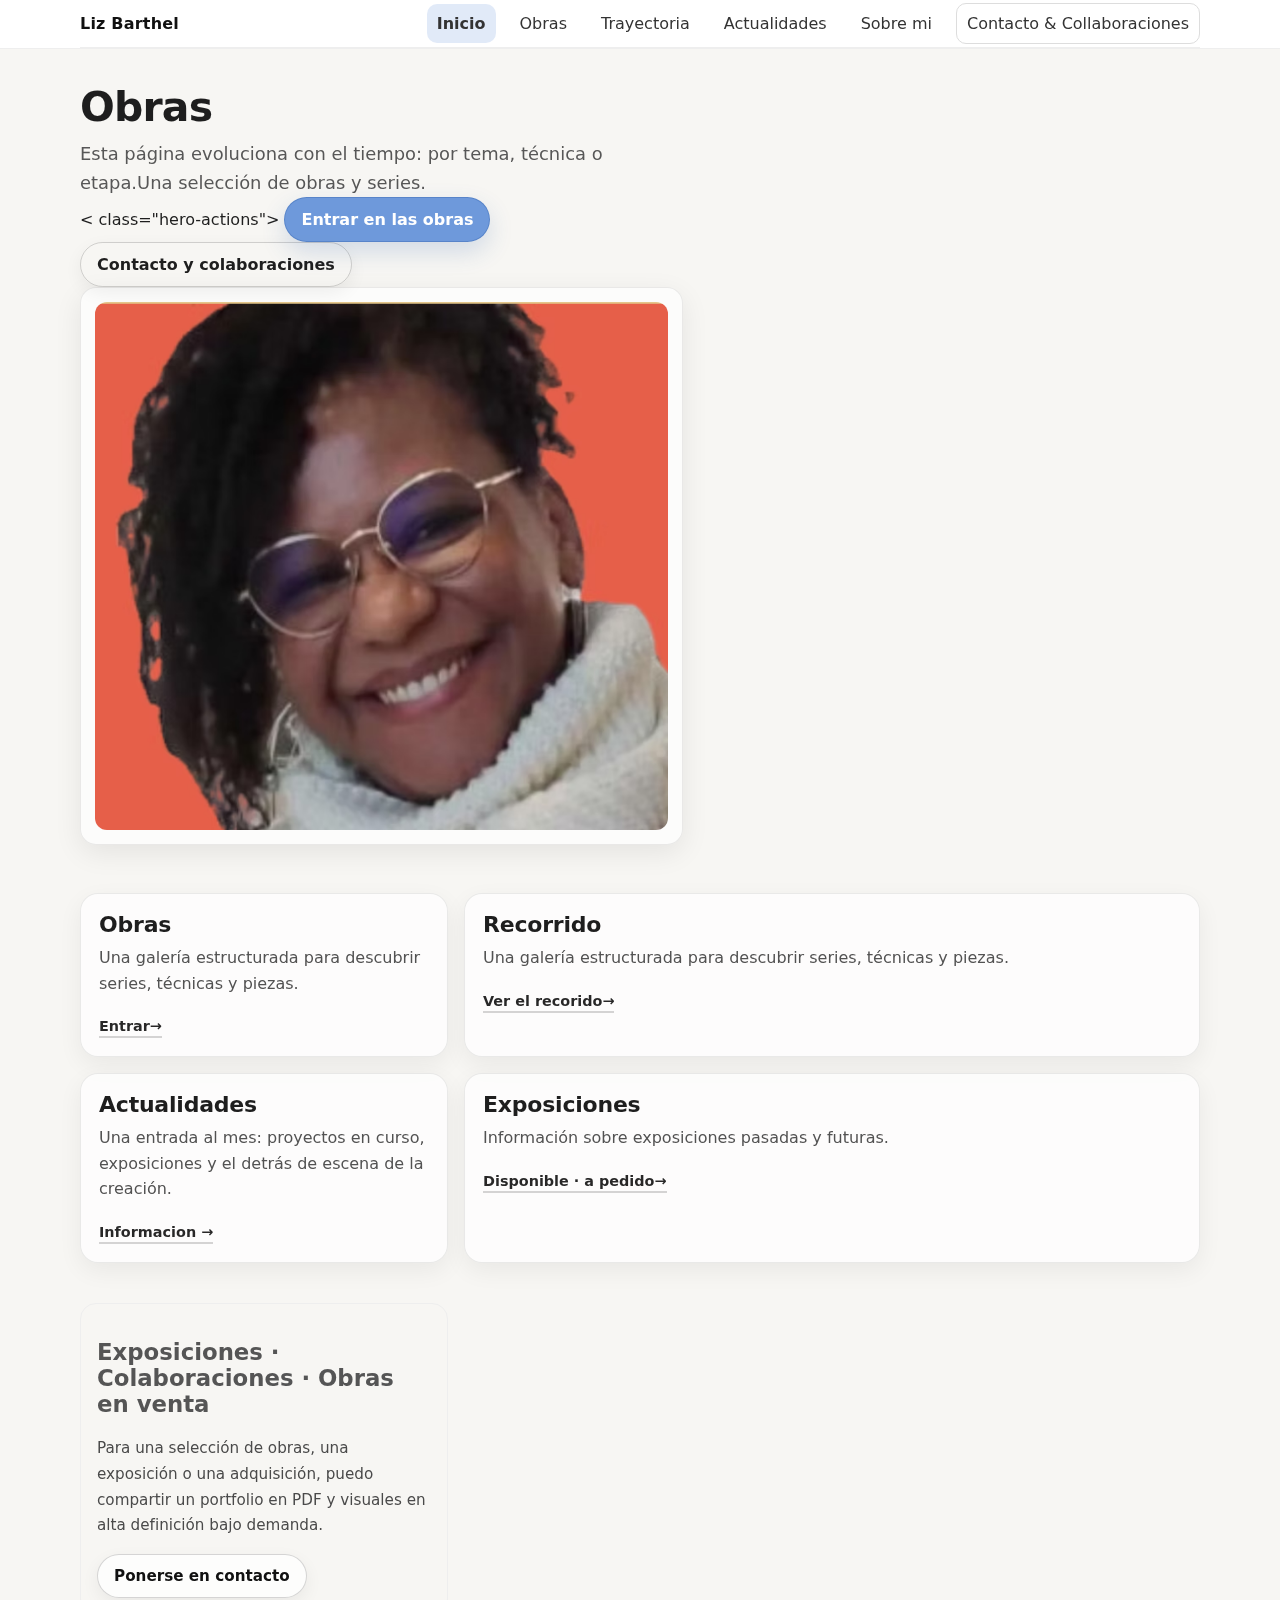
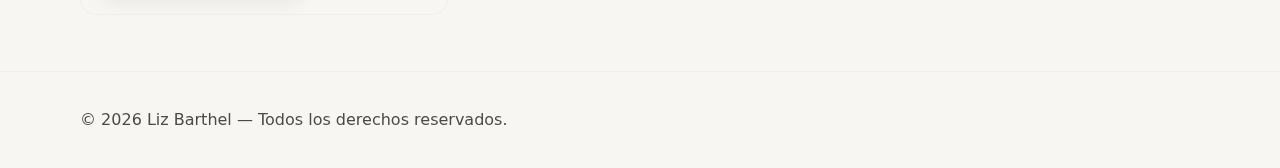
<file: index.html>
<!doctype html>
<html lang="es">
<head>
  <meta charset="utf-8">
  <title>Liz Barthel — Artiste peintre | Œuvres, expositions & collaborations</title>
  <meta name="description" content="Univers artistique de Liz Barthel : œuvres, parcours, actualités et collaborations. Découvrez la galerie et contactez Liz pour exposer ou créer ensemble.">
  <meta name="viewport" content="width=device-width, initial-scale=1">
  <link rel="stylesheet" href="styles.css">
</head>
<body>

  <header class="site-header">
    <nav class="nav container">
      <a class="logo" href="index.html" aria-label="Accueil">Liz Barthel</a>

      <button class="nav-toggle" aria-expanded="false" aria-controls="nav-links">
        Menu
      </button>

      <ul id="nav-links" class="nav-links">
        <li><a href="index.html" aria-current="page">Inicio</a></li>
        <li><a href="services.html">Obras</a></li>
        <li><a href="parcours.html">Trayectoria</a></li>
        <li><a href="blog.html">Actualidades</a></li>
        <li><a href="about.html">Sobre mi</a></li>
        <li><a class="cta" href="contact.html">Contacto & Collaboraciones</a></li>
      </ul>
    </nav>
  </header>
  


  <main class="container">
    <section class="hero">
    <div class="hero-text">
  <h1>Obras</h1>
<p>
  Esta página evoluciona con el tiempo: por tema, técnica o etapa.Una selección de obras y series. 
</p>


  < class="hero-actions">
  <a class="button primary" href="services.html">Entrar en las obras</a>
<a class="button outline" href="contact.html">Contacto y colaboraciones</a>


      <div class="hero-media" aria-label="Image mise en avant">

        <img src="assets/images/oeuvres/portraits/Pagina de entrada.png" alt="liz">
    </section>

    <section class="grid">
      <article class="card">
        <h2>Obras</h2>
        <p>Una galería estructurada para descubrir series, técnicas y piezas.</p>
        <a href="services.html" class="cta-link">Entrar</a>

      </article>

      <article class="card">
        <h2>Recorrido</h2>
        <p>Una galería estructurada para descubrir series, técnicas y piezas.</p>
        <a href="contact.html" class="cta-link">Ver el recorido</a>

      </article>

      <article class="card">
        <h2>Actualidades</h2>
        <p>Una entrada al mes: proyectos en curso, exposiciones y el detrás de escena de la creación.</p>
        <a href="blog.html" class="cta-link">Informacion </a>

      </article>

      <article class="card">
  <h2>Exposiciones</h2>
  <p>Información sobre exposiciones pasadas y futuras.</p>
  <a href="services.html" class="cta-link">Disponible · a pedido</a>

</article>


    <section class="note">
  <h2>Exposiciones · Colaboraciones · Obras en venta</h2>
  <p>
    Para una selección de obras, una exposición o una adquisición, puedo compartir un portfolio en PDF y visuales en alta definición bajo demanda.
  </p>
  <a class="button" href="contact.html">Ponerse en contacto</a>
</section>

  </main>

  <footer class="footer">
    <div class="container">
      <p>© <span id="year"></span> Liz Barthel — Todos los derechos reservados.</p>
    </div>
  </footer>

  <script src="main.js"></script>
  <script>
    document.getElementById("year").textContent = new Date().getFullYear();
  </script>
</body>
</html>
</file>
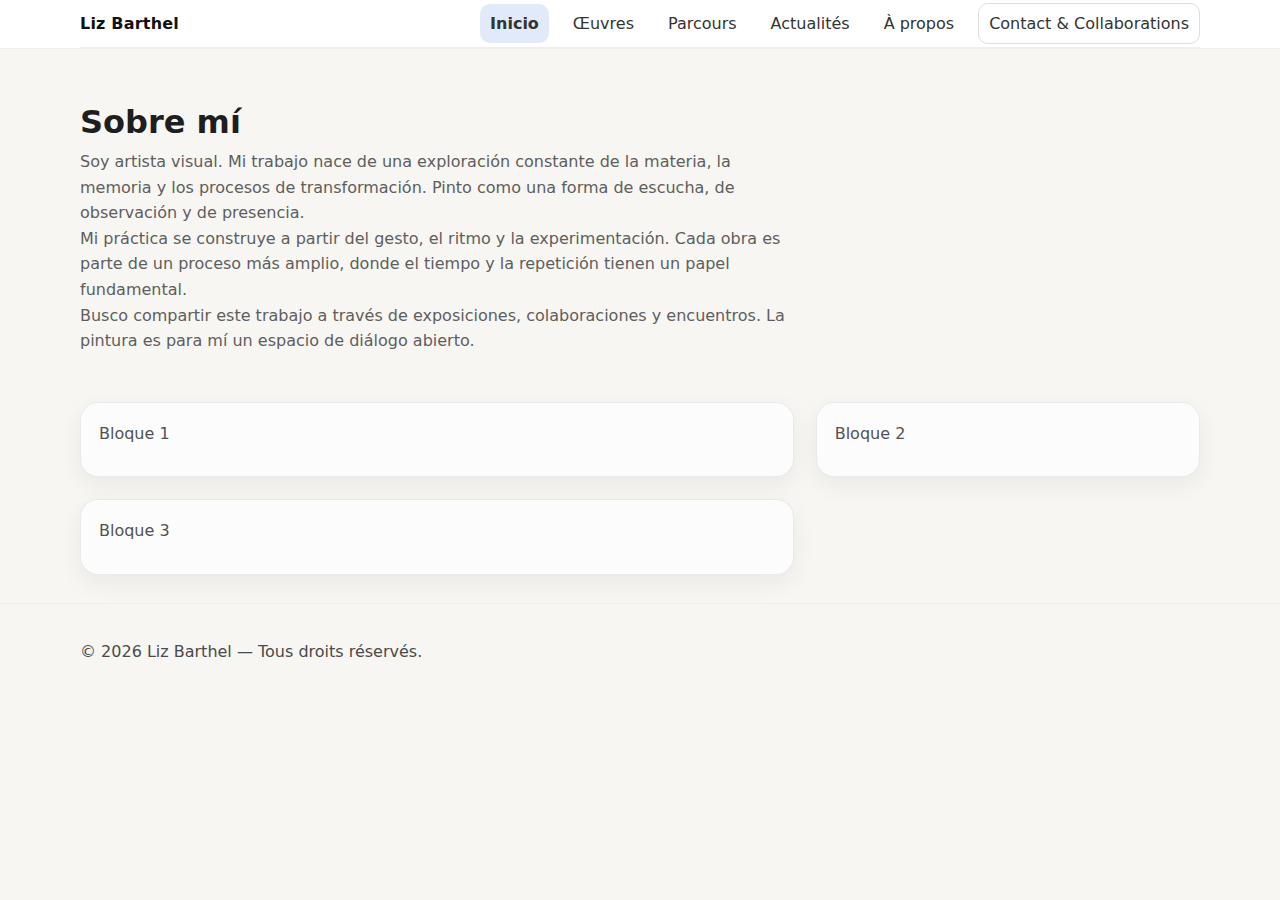
<file: about.html>
<!doctype html>
<html lang="fr">
<head>
  <meta charset="utf-8">
  <title>À propos — Liz Barthel | Artiste peintre</title>
  <meta name="description" content="À propos de Liz Barthel : biographie, démarche artistique, influences et vision. Informations pour presse et collaborations.">
  <meta name="viewport" content="width=device-width, initial-scale=1">
  <link rel="stylesheet" href="styles.css">
</head>
<body>

  <header class="site-header">
    <nav class="nav container">
      <a class="logo" href="index.html" aria-label="Accueil">Liz Barthel</a>

      <button class="nav-toggle" aria-expanded="false" aria-controls="nav-links">
        Menu
      </button>

      <ul id="nav-links" class="nav-links">
        <li><a href="index.html" aria-current="page">Inicio</a>
</li>
        <li><a href="services.html">Œuvres</a></li>
        <li><a href="parcours.html">Parcours</a></li>
        <li><a href="blog.html">Actualités</a></li>
        <li><a href="about.html">À propos</a></li>
        <li><a class="cta" href="contact.html">Contact & Collaborations</a></li>
      </ul>
    </nav>
  </header>

  <main class="container">
    <header class="page-head">
     <h1>Sobre mí</h1>

<p>
  Soy artista visual. Mi trabajo nace de una exploración constante de la materia,
  la memoria y los procesos de transformación. Pinto como una forma de escucha,
  de observación y de presencia.
</p>

<p>
  Mi práctica se construye a partir del gesto, el ritmo y la experimentación.
  Cada obra es parte de un proceso más amplio, donde el tiempo y la repetición
  tienen un papel fundamental.
</p>

<p>
  Busco compartir este trabajo a través de exposiciones, colaboraciones y
  encuentros. La pintura es para mí un espacio de diálogo abierto.
</p>


    </header>

    <section class="about">
  <article class="card">
    <p>Bloque 1</p>
  </article>

  <article class="card">
    <p>Bloque 2</p>
  </article>

  <article class="card">
    <p>Bloque 3</p>
  </article>
</section>

  </main>

  <footer class="footer">
    <div class="container">
      <p>© <span id="year"></span> Liz Barthel — Tous droits réservés.</p>
    </div>
  </footer>

  <script src="main.js"></script>
  <script>
    document.getElementById("year").textContent = new Date().getFullYear();
  </script>
</body>
</html>
</file>
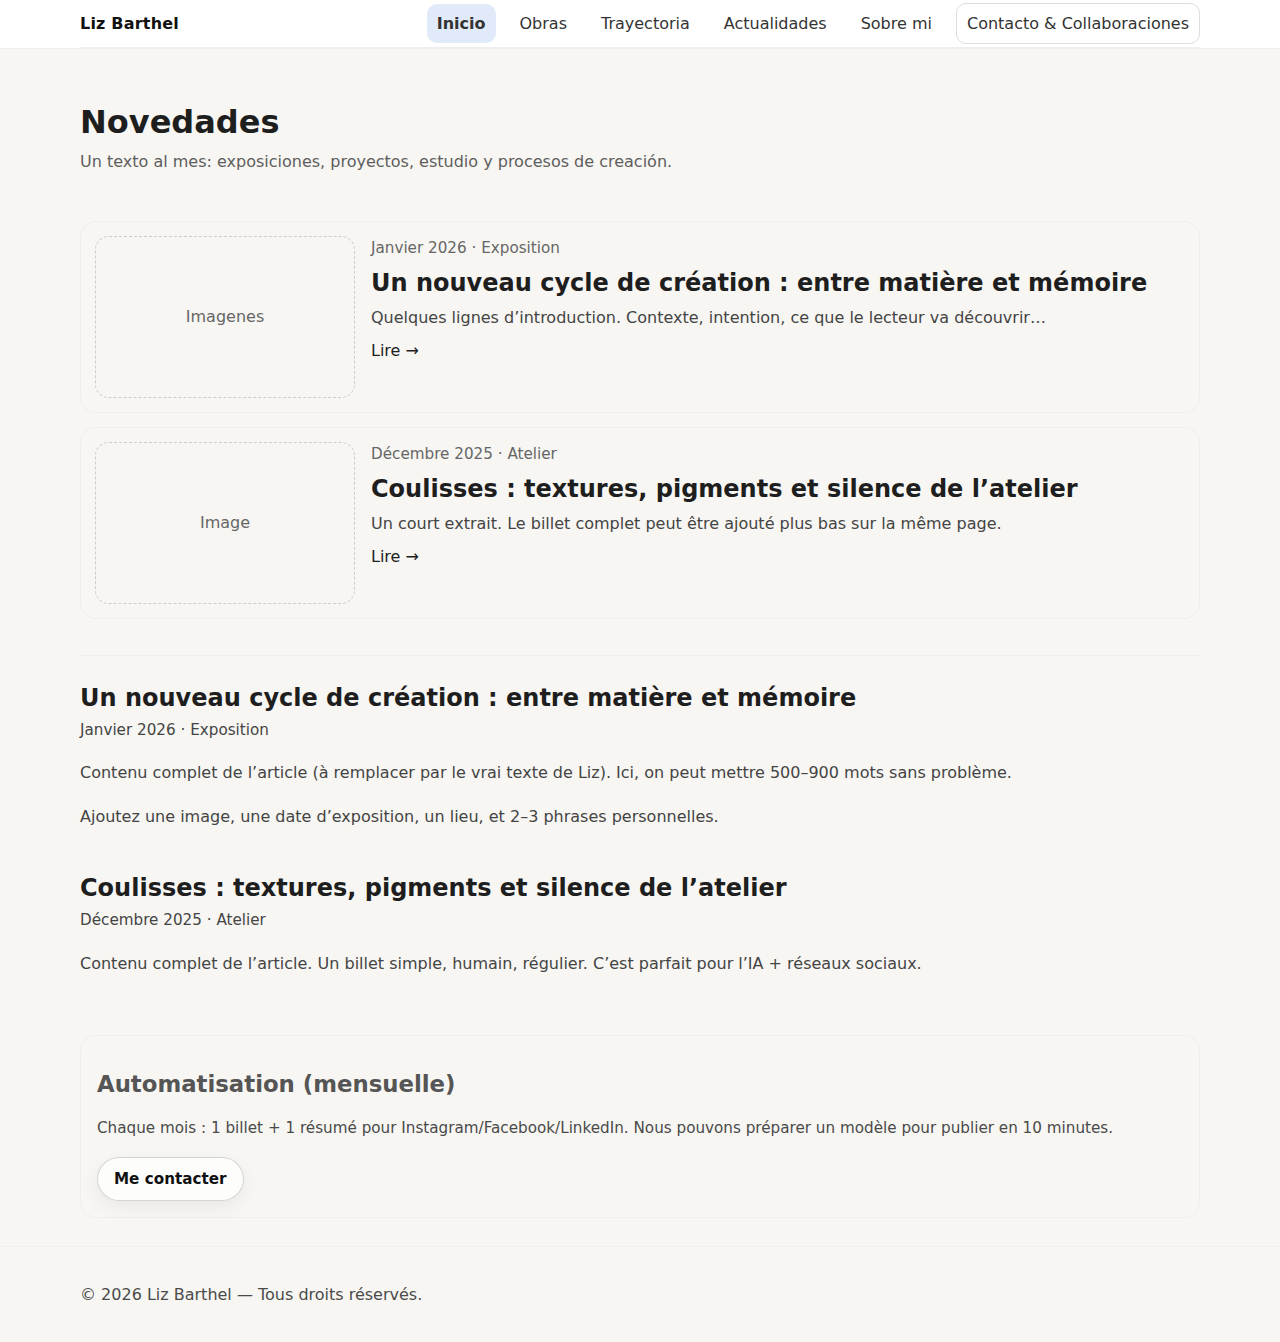
<file: blog.html>
<!doctype html>
<html lang="es">
<head>
  <meta charset="utf-8">
  <title>Actualités — Liz Barthel | Blog & nouvelles</title>
  <meta name="description" content="Actualités de Liz Barthel : expositions, projets en cours, coulisses de création. Un billet par mois pour suivre l’évolution artistique.">
  <meta name="viewport" content="width=device-width, initial-scale=1">
  <link rel="stylesheet" href="styles.css">
</head>
<body>

  <header class="site-header">
    <nav class="nav container">
      <a class="logo" href="index.html" aria-label="Accueil">Liz Barthel</a>

      <button class="nav-toggle" aria-expanded="false" aria-controls="nav-links">
        Menu
      </button>

       <ul id="nav-links" class="nav-links">
        <li><a href="index.html" aria-current="page">Inicio</a>
</li>
        <li><a href="services.html">Obras</a></li>
        <li><a href="parcours.html">Trayectoria</a></li>
        <li><a href="blog.html">Actualidades</a></li>
        <li><a href="about.html">Sobre mi</a></li>
        <li><a class="cta" href="contact.html">Contacto & Collaboraciones</a></li>
      </ul>
    </nav>
  </header>

  <main class="container">
    <header class="page-head">
      <h1>Novedades</h1>
<p>
  Un texto al mes: exposiciones, proyectos, estudio y procesos de creación.
</p>

    </header>

    <section class="posts" aria-label="Liste des articles">
      <!-- POST 1 -->
      <article class="post-card">
        <div class="post-thumb">
          <div class="placeholder">Imagenes</div>
        </div>
        <div class="post-body">
          <p class="post-meta">Janvier 2026 · Exposition</p>
          <h2>Un nouveau cycle de création : entre matière et mémoire</h2>
          <p class="post-excerpt">
            Quelques lignes d’introduction. Contexte, intention, ce que le lecteur va découvrir…
          </p>
          <a class="post-link" href="#post-1">Lire →</a>
        </div>
      </article>

      <!-- POST 2 -->
      <article class="post-card">
        <div class="post-thumb">
          <div class="placeholder">Image</div>
        </div>
        <div class="post-body">
          <p class="post-meta">Décembre 2025 · Atelier</p>
          <h2>Coulisses : textures, pigments et silence de l’atelier</h2>
          <p class="post-excerpt">
            Un court extrait. Le billet complet peut être ajouté plus bas sur la même page.
          </p>
          <a class="post-link" href="#post-2">Lire →</a>
        </div>
      </article>
    </section>

    <hr class="sep">

    <!-- POST COMPLET 1 -->
    <article id="post-1" class="post-full">
      <h2>Un nouveau cycle de création : entre matière et mémoire</h2>
      <p class="post-meta">Janvier 2026 · Exposition</p>
      <p>
        Contenu complet de l’article (à remplacer par le vrai texte de Liz).
        Ici, on peut mettre 500–900 mots sans problème.
      </p>
      <p>
        Ajoutez une image, une date d’exposition, un lieu, et 2–3 phrases personnelles.
      </p>
    </article>

    <!-- POST COMPLET 2 -->
    <article id="post-2" class="post-full">
      <h2>Coulisses : textures, pigments et silence de l’atelier</h2>
      <p class="post-meta">Décembre 2025 · Atelier</p>
      <p>
        Contenu complet de l’article. Un billet simple, humain, régulier.
        C’est parfait pour l’IA + réseaux sociaux.
      </p>
    </article>

    <section class="note">
      <h2>Automatisation (mensuelle)</h2>
      <p>
        Chaque mois : 1 billet + 1 résumé pour Instagram/Facebook/LinkedIn.
        Nous pouvons préparer un modèle pour publier en 10 minutes.
      </p>
      <a class="button" href="contact.html">Me contacter</a>
    </section>
  </main>

  <footer class="footer">
    <div class="container">
      <p>© <span id="year"></span> Liz Barthel — Tous droits réservés.</p>
    </div>
  </footer>

  <script src="main.js"></script>
  <script>
    document.getElementById("year").textContent = new Date().getFullYear();
  </script>
</body>
</html>
</file>
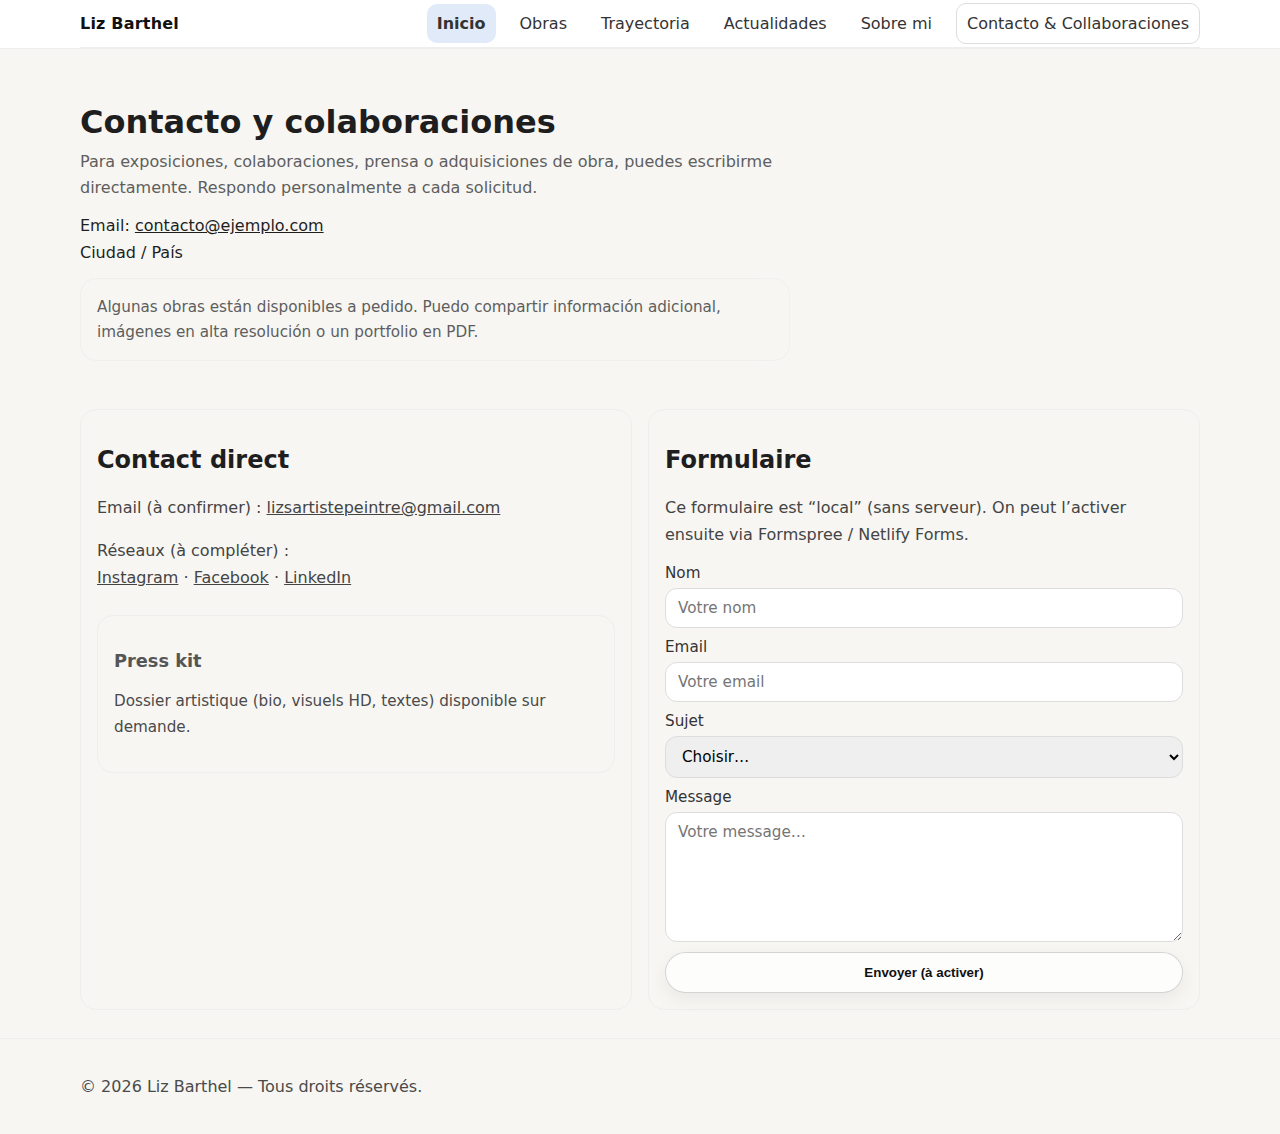
<file: contact.html>
<!doctype html>
<html lang="es">
<head>
  <meta charset="utf-8">
  <title>Contact & Collaborations — Liz Barthel</title>
  <meta name="description" content="Contactez Liz Barthel pour expositions, collaborations, presse et projets artistiques. Réponse rapide par email.">
  <meta name="viewport" content="width=device-width, initial-scale=1">
  <link rel="stylesheet" href="styles.css">
</head>
<body>

  <header class="site-header">
    <nav class="nav container">
      <a class="logo" href="index.html" aria-label="Accueil">Liz Barthel</a>

      <button class="nav-toggle" aria-expanded="false" aria-controls="nav-links">
        Menu
      </button>

       <ul id="nav-links" class="nav-links">
        <li><a href="index.html" aria-current="page">Inicio</a></li>
        <li><a href="services.html">Obras</a></li>
        <li><a href="parcours.html">Trayectoria</a></li>
        <li><a href="blog.html">Actualidades</a></li>
        <li><a href="about.html">Sobre mi</a></li>
        <li><a class="cta" href="contact.html">Contacto & Collaboraciones</a></li>
      </ul>
    </nav>
  </header>

  <main class="container">
    <header class="page-head">
      <h1>Contacto y colaboraciones</h1>

<p>
  Para exposiciones, colaboraciones, prensa o adquisiciones de obra,
  puedes escribirme directamente. Respondo personalmente a cada solicitud.
</p>

<ul class="contact-list">
  <li>Email: <a href="mailto:contacto@ejemplo.com">contacto@ejemplo.com</a></li>
  <li>Ciudad / País</li>
</ul>

<p class="note">
  Algunas obras están disponibles a pedido. Puedo compartir información
  adicional, imágenes en alta resolución o un portfolio en PDF.
</p>


    </header>

    <section class="contact-grid">
      <article class="contact-card">
        <h2>Contact direct</h2>
        <p class="small">
          Email (à confirmer) :
          <a href="mailto:lizsartistepeintre@gmail.com">lizsartistepeintre@gmail.com</a>
        </p>
        <p class="small">
          Réseaux (à compléter) :
          <br>
          <a href="#" aria-label="Instagram">Instagram</a> ·
          <a href="#" aria-label="Facebook">Facebook</a> ·
          <a href="#" aria-label="LinkedIn">LinkedIn</a>
        </p>

        <div class="note">
          <h3>Press kit</h3>
          <p>
            Dossier artistique (bio, visuels HD, textes) disponible sur demande.
          </p>
        </div>
      </article>

      <article class="contact-card">
        <h2>Formulaire</h2>
        <p class="small">Ce formulaire est “local” (sans serveur). On peut l’activer ensuite via Formspree / Netlify Forms.</p>

        <form class="form" onsubmit="return false;">
          <label>
            Nom
            <input type="text" placeholder="Votre nom" required>
          </label>

          <label>
            Email
            <input type="email" placeholder="Votre email" required>
          </label>

          <label>
            Sujet
            <select required>
              <option value="">Choisir…</option>
              <option>Exposition</option>
              <option>Collaboration</option>
              <option>Presse</option>
              <option>Autre</option>
            </select>
          </label>

          <label>
            Message
            <textarea rows="6" placeholder="Votre message…" required></textarea>
          </label>

          <button class="button" type="submit">Envoyer (à activer)</button>
        </form>
      </article>
    </section>
  </main>

  <footer class="footer">
    <div class="container">
      <p>© <span id="year"></span> Liz Barthel — Tous droits réservés.</p>
    </div>
  </footer>

  <script src="main.js"></script>
  <script>
    document.getElementById("year").textContent = new Date().getFullYear();
  </script>
</body>
</html>
</file>
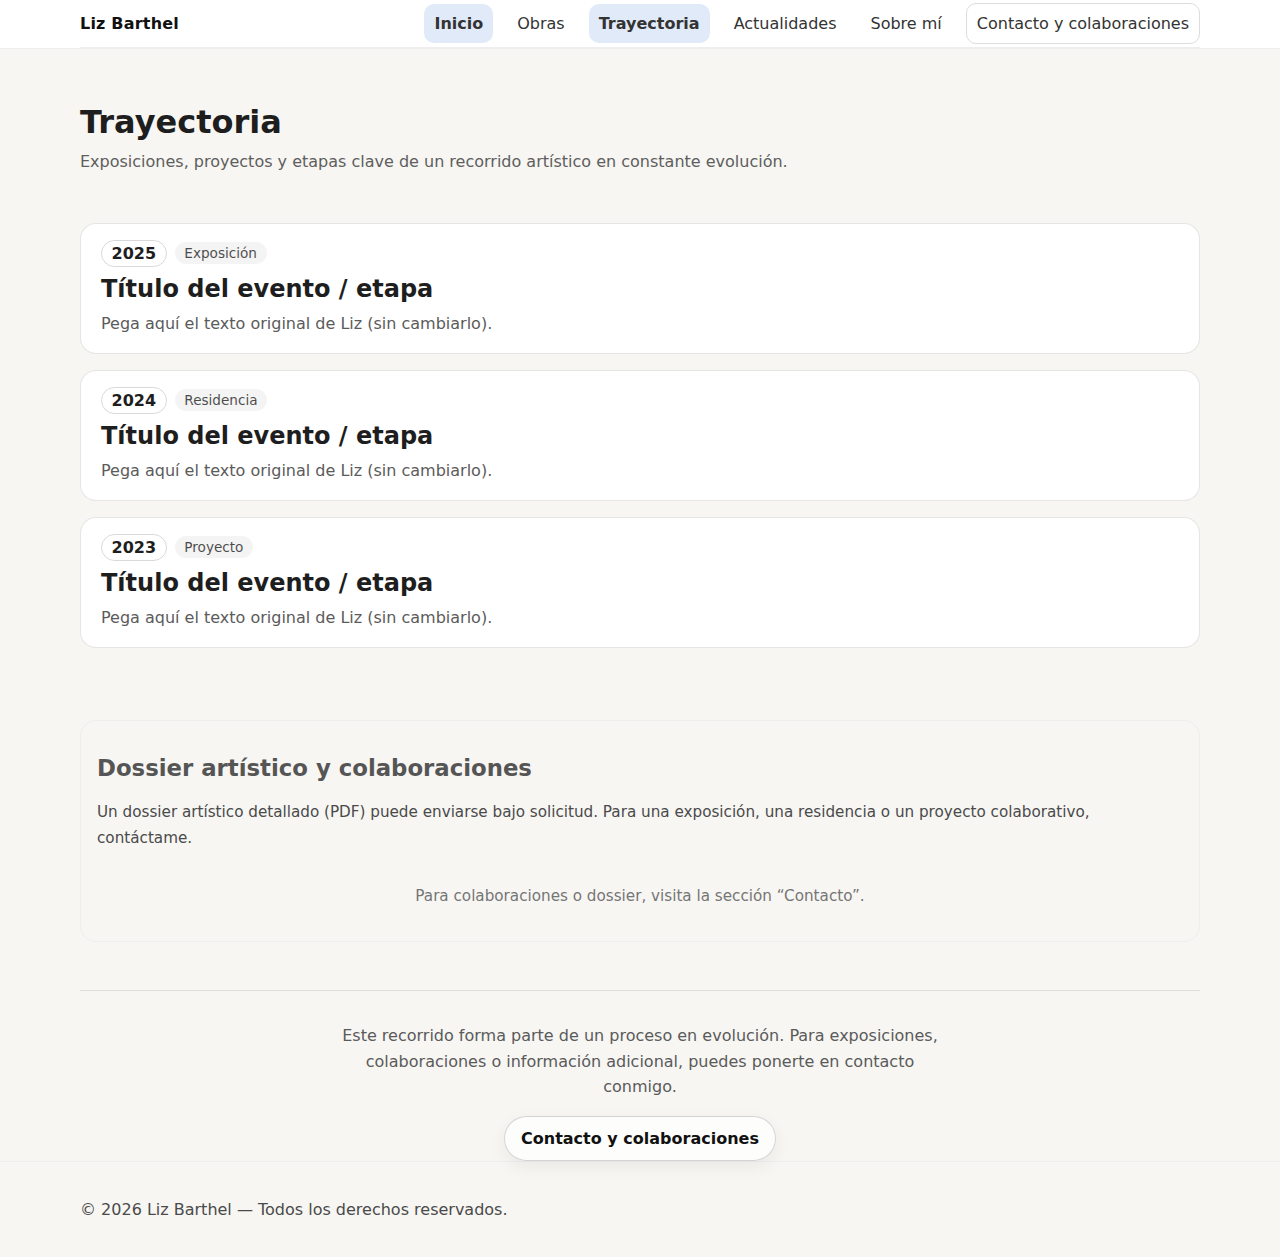
<file: parcours.html>
<!doctype html>
<html lang="es">
<head>
  <meta charset="utf-8">
  <title>Trayectoria — Liz Barthel | Exposiciones y recorrido artístico</title>
  <meta name="description" content="Trayectoria artística de Liz Barthel: exposiciones, residencias, proyectos y etapas clave. Un recorrido entre creación, materia y transmisión.">
  <meta name="viewport" content="width=device-width, initial-scale=1">
  <link rel="stylesheet" href="styles.css">
</head>

<body>

  <header class="site-header">
    <nav class="nav container">
      <a class="logo" href="index.html" aria-label="Inicio">Liz Barthel</a>

      <button class="nav-toggle" aria-expanded="false" aria-controls="nav-links">
        Menu
      </button>

      <ul id="nav-links" class="nav-links">
        <li><a href="index.html" aria-current="page">Inicio</a></li>
        <li><a href="services.html">Obras</a></li>
        <li><a href="parcours.html" aria-current="page">Trayectoria</a></li>
        <li><a href="blog.html">Actualidades</a></li>
        <li><a href="about.html">Sobre mí</a></li>
        <li><a class="cta" href="contact.html">Contacto y colaboraciones</a></li>
      </ul>
    </nav>
  </header>

  <main class="container">

    <header class="page-head">
      <h1>Trayectoria</h1>
      <p>
        Exposiciones, proyectos y etapas clave de un recorrido artístico en constante evolución.
      </p>
    </header>

    <!-- TIMELINE (rellenar con el texto real de Liz cuando te lo envíe) -->
    <section class="timeline" aria-label="Trayectoria artística">

      <article class="step">
        <div class="step-meta">
          <span class="year">2025</span>
          <span class="tag">Exposición</span>
        </div>
        <h2>Título del evento / etapa</h2>
        <p>Pega aquí el texto original de Liz (sin cambiarlo).</p>
      </article>

      <article class="step">
        <div class="step-meta">
          <span class="year">2024</span>
          <span class="tag">Residencia</span>
        </div>
        <h2>Título del evento / etapa</h2>
        <p>Pega aquí el texto original de Liz (sin cambiarlo).</p>
      </article>

      <article class="step">
        <div class="step-meta">
          <span class="year">2023</span>
          <span class="tag">Proyecto</span>
        </div>
        <h2>Título del evento / etapa</h2>
        <p>Pega aquí el texto original de Liz (sin cambiarlo).</p>
      </article>

    </section>

    <section class="note">
      <h2>Dossier artístico y colaboraciones</h2>
      <p>
        Un dossier artístico detallado (PDF) puede enviarse bajo solicitud.
        Para una exposición, una residencia o un proyecto colaborativo, contáctame.
      </p>
      <p class="note-fin">
        Para colaboraciones o dossier, visita la sección “Contacto”.
      </p>
    </section>

    <section class="parcours-cta">
      <p>
        Este recorrido forma parte de un proceso en evolución.
        Para exposiciones, colaboraciones o información adicional,
        puedes ponerte en contacto conmigo.
      </p>
      <a href="contact.html" class="button">Contacto y colaboraciones</a>
    </section>

  </main>

  <footer class="footer">
    <div class="container">
      <p>© <span id="year"></span> Liz Barthel — Todos los derechos reservados.</p>
    </div>
  </footer>

  <script src="main.js"></script>
  <script>
    document.getElementById("year").textContent = new Date().getFullYear();
  </script>

</body>
</html>
</file>
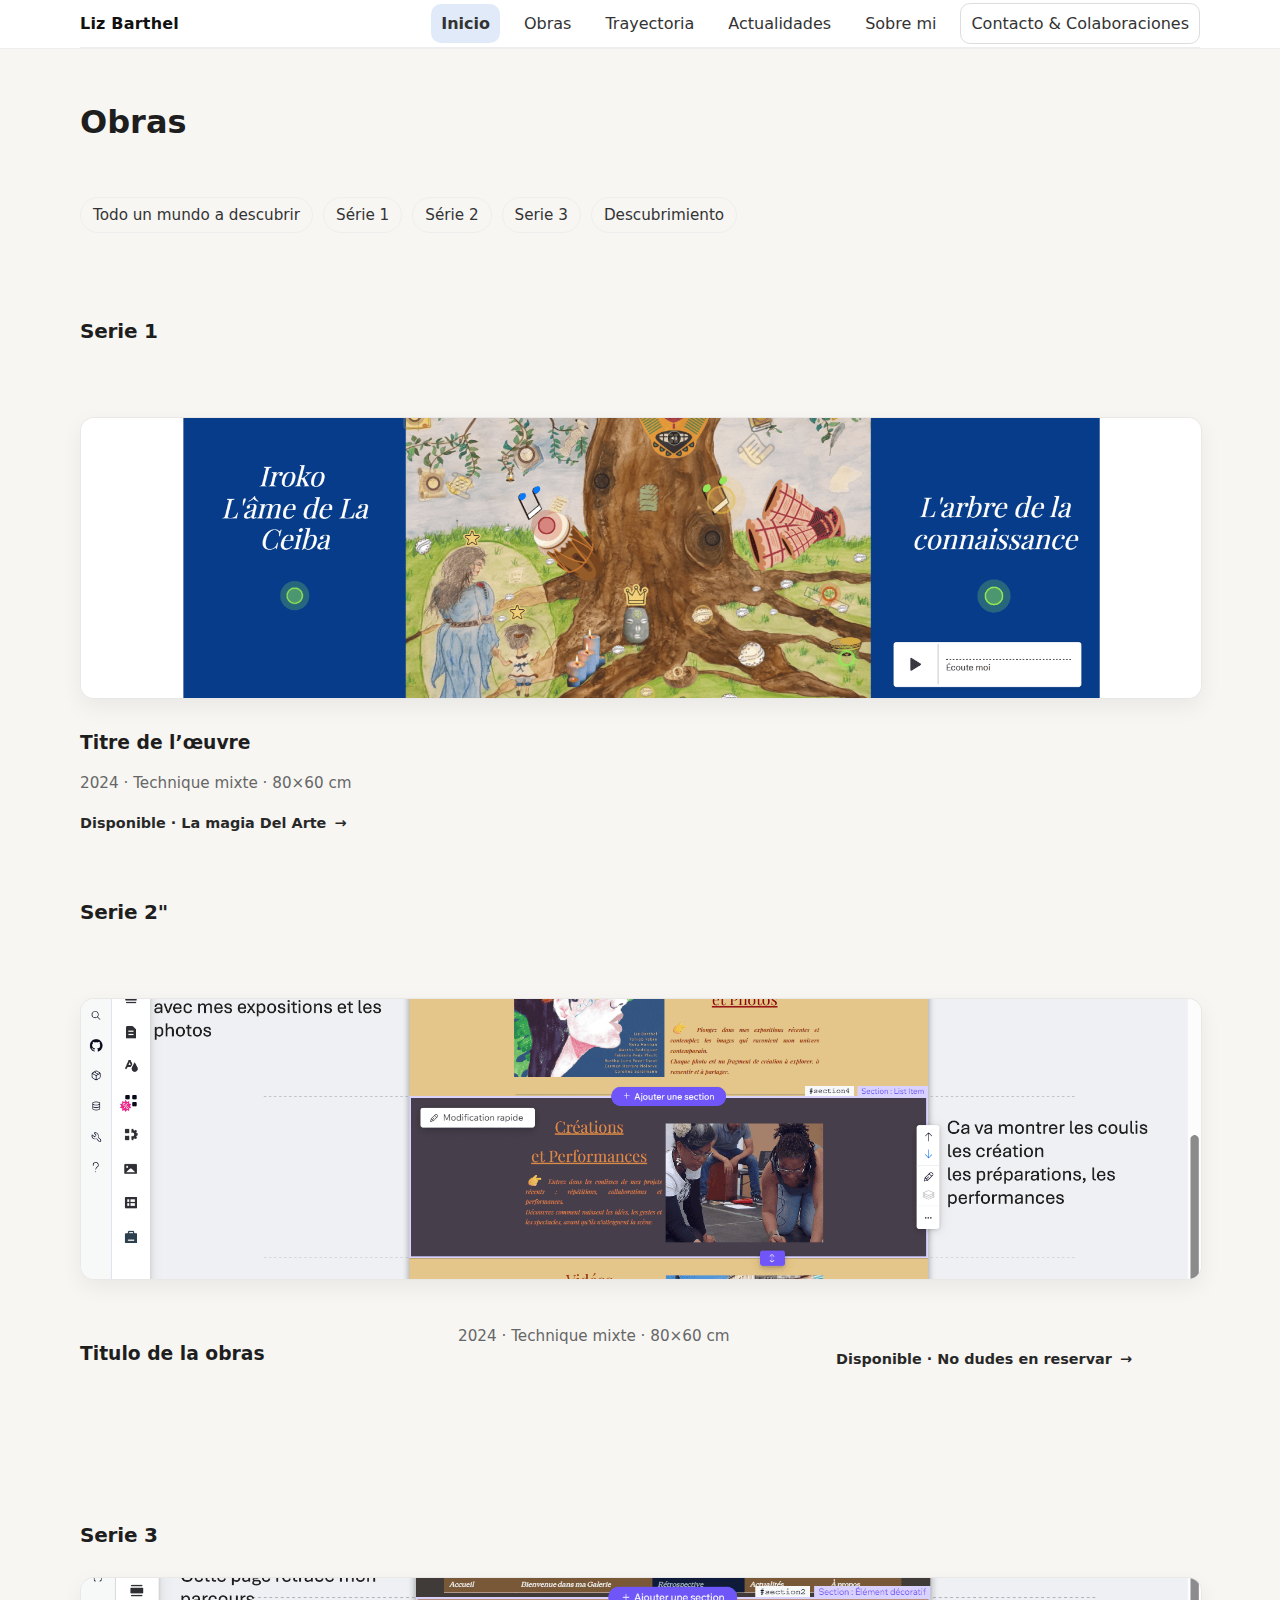
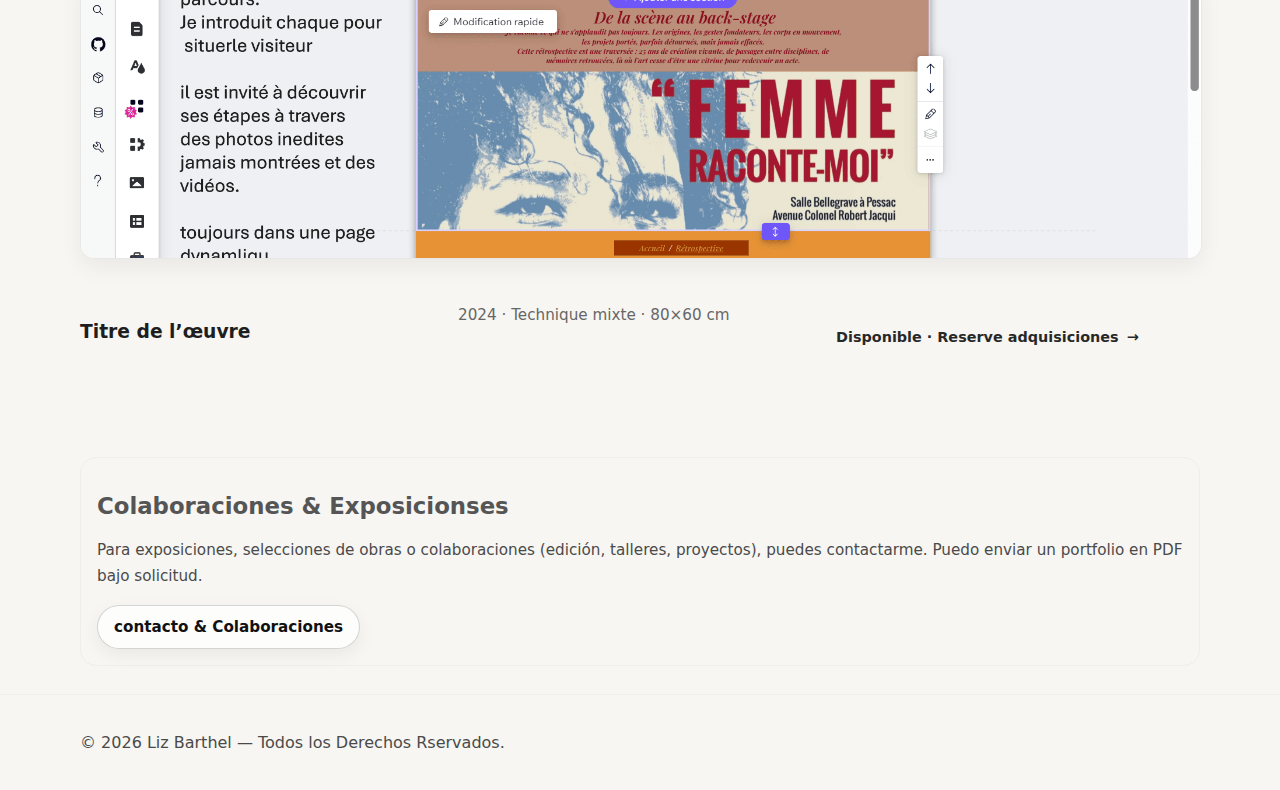
<file: services.html>
<!doctype html>
<html lang="es">
<head>
  <meta charset="utf-8">
  <title>Œuvres — Liz Barthel | Galerie & séries</title>
  <meta name="description" content="Galerie d’œuvres de Liz Barthel : séries, techniques et pièces sélectionnées. Découvrez la matière, les couleurs et l’intention derrière chaque création.">
  <meta name="viewport" content="width=device-width, initial-scale=1">
  <link rel="stylesheet" href="styles.css">
</head>
<body>

  <header class="site-header">
    <nav class="nav container">
      <a class="logo" href="index.html" aria-label="Accueil">Liz Barthel</a>

      <button class="nav-toggle" aria-expanded="false" aria-controls="nav-links">
        Menu
      </button>

       <ul id="nav-links" class="nav-links">
        <li><a href="index.html" aria-current="page">Inicio</a></li>
        <li><a href="services.html">Obras</a></li>
        <li><a href="parcours.html">Trayectoria</a></li>
        <li><a href="blog.html">Actualidades</a></li>
        <li><a href="about.html">Sobre mi</a></li>
        <li><a class="cta" href="contact.html">Contacto & Colaboraciones</a></li>
      </ul>
    </nav>
  </header>

  <main class="container">
    <header class="page-head">
      <h1>Obras</h1>
      <p>
       
      </p>
    </header>

    <section class="filters" aria-label="Filtres (optionnel)">
      <span class="chip">Todo un mundo a descubrir</span>
      <span class="chip">Série 1</span>
      <span class="chip">Série 2</span>
      <span class="chip">Serie 3</span>
      <span class="chip">Descubrimiento</span>
    </section>

    <section class="gallery" aria-label="Galeria Abierta">
      <h2>Serie 1</h2>
      <!-- Œuvre 1 -->
        <article class="gallery">
  <img src="assets/images/oeuvres/serie-2/oeuvre-17.jpg.png" alt="Titre de l’œuvre">
  <div class="grig">
    <h3>Titre de l’œuvre</h3>
    <p class="meta">2024 · Technique mixte · 80×60 cm</p>
    <a href="contact.html" class="cta-link">Disponible · La magia Del Arte</a>
  </div>

</article>
       <h2>Serie 2"</h2>
      <!-- Œuvre 2 -->
     <article class="gallery">
  <img src="assets/images/oeuvres/expos/oeuvre-04.jpg.png" alt="Titre de l’œuvre">
  <div class="grid">
    <h3>Titulo de la obras</h3>
    <p class="meta">2024 · Technique mixte · 80×60 cm</p>
    <a href="contact.html" class="cta-link">Disponible · No dudes en reservar</a>
  </div>
</article>

      <!-- Œuvre 3 -->
     <article class="gallery">
      <h2>Serie 3</h2>
  <img src="assets/images/oeuvres/serie-2/oeuvre-20.jpg.png" alt="Titre de l’œuvre">
  <div class="grid">
    <h3>Titre de l’œuvre</h3>
    <p class="meta">2024 · Technique mixte · 80×60 cm</p>
    <a href="contact.html" class="cta-link">Disponible · Reserve adquisiciones</a>
  </div>
</article>

    </section>

    <section class="note">
      <h2>Colaboraciones & Exposicionses</h2>
      <p>
      Para exposiciones, selecciones de obras o colaboraciones (edición, talleres, proyectos), puedes contactarme. Puedo enviar un portfolio en PDF bajo solicitud.
      </p>
      <a class="button" href="contact.html">contacto & Colaboraciones</a>
    </section>
  </main>

  <footer class="footer">
    <div class="container">
      <p>© <span id="year"></span> Liz Barthel — Todos los Derechos Rservados.</p>
    </div>
  </footer>
  <!-- LIGHTBOX -->
<div id="lightbox" class="lightbox" aria-hidden="true">
  <button class="lightbox-close" aria-label="Cerrar">×</button>
  <img id="lightbox-img" alt="">
</div>

<script src="main.js"></script>
  <script>
    document.getElementById("year").textContent = new Date().getFullYear();
  </script>

</body>
</html>
</file>
<file: styles.css>
body {
  background-color: var(--bg-main);
  color: var(--text-main);
  margin: 0;
  font-family: system-ui, -apple-system, BlinkMacSystemFont, "Segoe UI", sans-serif;
}

.nav {
  display: flex;
  justify-content: space-between;
  align-items: center;
  padding: 16px 24px;
  border-bottom: 1px solid #eee;
}

.logo {
  font-weight: bold;
  text-decoration: none;
  color: #000;
}

.nav-links {
  list-style: none;
  display: flex;
  gap: 16px;
  margin: 0;
  padding: 0;
}

.nav-links a {
  text-decoration: none;
  padding: 8px 10px;
  border-radius: 999px;
  transition: background 120ms ease, opacity 120ms ease;
}

.nav-links a:hover {
  background: rgba(86, 136, 214, 0.12); /* azul suave */
}

.nav-links a[aria-current="page"]{
  background: rgba(86, 136, 214, 0.18);
  font-weight: 700;
}

.container{
  max-width: 1120px;
  margin: 0 auto;
  padding: 0 18px;
}

.site-header {
  position: sticky;
  top: 0;
  background: #fff;
  border-bottom: 1px solid #eee;
  z-index: 50;
}

.nav {
  display: flex;
  align-items: center;
  justify-content: space-between;
  gap: 16px;
  padding: 14px 0;
}

.logo {
  font-weight: 700;
  text-decoration: none;
  color: #111;
  letter-spacing: 0.2px;
}

.nav-links {
  list-style: none;
  display: flex;
  gap: 14px;
  margin: 0;
  padding: 0;
  align-items: center;
}

.nav-links a {
  text-decoration: none;
  color: #333;
  padding: 10px 10px;
  border-radius: 10px;
}

.nav-links a:hover {
  text-decoration: underline;
}

.nav-links a.cta {
  border: 1px solid #ddd;
}

.nav-toggle {
  display: none;
  border: 1px solid #ddd;
  background: #fff;
  padding: 10px 12px;
  border-radius: 10px;
  cursor: pointer;
}

/* Mobile */
@media (max-width: 820px) {
  .nav-toggle { display: inline-block; }
  .nav-links {
    display: none;
    position: absolute;
    right: 24px;
    top: 62px;
    flex-direction: column;
    background: #fff;
    border: 1px solid #eee;
    border-radius: 14px;
    padding: 10px;
    min-width: 220px;
  }
  .nav-links.open { display: flex; }
}
.hero {
  display: grid;
  grid-template-columns: 1.2fr 0.8fr;
  gap: 24px;
  padding: 28px 0;
}

.hero {align-items: center;
}

.hero-text h1 {
  font-size: 2.2rem;
  line-height: 1.15;
}

.hero-text p {
  max-width: 52ch;
}

.hero-actions {
  display: flex;
  gap: 12px;
  flex-wrap: wrap;
}
/* =========================
   HERO (PORTADA)
========================= */

.hero{
  display: grid;
  grid-template-columns: 1.1fr 0.9fr;
  gap: 24px;
  align-items: center;
  padding: 36px 0 18px;
}

.hero-text{
  max-width: 60ch;
}

.hero-text h1{
  font-size: clamp(28px, 3.2vw, 44px);
  line-height: 1.1;
  margin: 0 0 10px;
  letter-spacing: -0.02em;
}

.hero-text p{
  font-size: clamp(16px, 1.4vw, 18px);
  line-height: 1.6;
  margin: 0;
  opacity: 0.92;
}

.hero-actions{
  display: flex;
  gap: 12px;
  flex-wrap: wrap;
  margin-top: 16px;
}

.hero-media{
  border: 1px solid rgba(0,0,0,0.08);
  border-radius: 16px;
  padding: 14px;
  background: rgba(255,255,255,0.65);
  box-shadow: 0 8px 28px rgba(0,0,0,0.08);
}

.hero-media img{
  width: 100%;
  height: auto;
  display: block;
  border-radius: 12px;
}

/* Responsive */
@media (max-width: 860px){
  .hero{
    grid-template-columns: 1fr;
  }
}


/* =========================
   BOTONES
========================= */

.button.primary{
  background: var(--accent);
  color: var(--accent-ink);
  border: 1px solid var(--accent-weak);
  box-shadow: 0 10px 24px var(--accent-weak);
  backdrop-filter: saturate(1.1);
}

.button.primary:hover{
  transform: translateY(-1px);
  box-shadow: 0 16px 36px var(--accent-weak);
  opacity: 0.95;
}


/* Botón primario */
.button.primary{
  background: var(--accent);
  color: var(--accent-ink);
  border-color: rgba(47,95,168,0.35);
  box-shadow: 0 10px 24px rgba(47,95,168,0.18);
}

.button.primary:hover{
  transform: translateY(-1px);
  box-shadow: 0 16px 36px rgba(47,95,168,0.22);
}

/* Botón secundario */
.button.outline{
  background: transparent;
  color: var(--text-main);
}

.button.outline:hover{
  transform: translateY(-1px);
  border-color: rgba(0,0,0,0.25);
  box-shadow: 0 12px 26px rgba(0,0,0,0.08);
}


.hero-media .placeholder {
  border: 1px dashed #ccc;
  border-radius: 16px;
  min-height: 220px;
  display: grid;
  place-items: center;
  color: #666;
}

.grid {
  display: grid;
  grid-template-columns: repeat(3, 1fr);
  gap: 16px;
  padding: 12px 0 28px;
}

.card {
  border: 1px solid #eee;
  border-radius: 23px;
  padding: 20px;
}

.card h2 { margin: 0 0 8px; }
.card p { margin: 0 0 10px; color: #444; line-height: 1.6; }
.card a { text-decoration: none; }
.card a:hover { text-decoration: underline; }

/* =========================
   CARDS (HOME)
========================= */

.grid{
  display: grid;
  grid-template-columns: repeat(2, minmax(0, 1fr));
  gap: 18px;
  margin-top: 18px;
}

.card{
  border: 1px solid rgba(0,0,0,0.08);
  border-radius: 18px;
  padding: 18px;
  background: rgba(255,255,255,0.70);
  box-shadow: 0 8px 24px rgba(0,0,0,0.06);
}

.card h2{
  font-size: 22px;
  margin: 0 0 8px;
  letter-spacing: -0.01em;
}

.card p{
  margin: 0 0 12px;
  line-height: 1.6;
  opacity: 0.92;
}

.card .cta-link{
  display: inline-block;
  font-weight: 700;
  text-decoration: none;
  border-bottom: 2px solid rgba(0,0,0,0.18);
  padding-bottom: 2px;
  color: #111;
}

.card .cta-link:hover{
  border-bottom-color: rgba(0,0,0,0.45);
}

/* =========================
   BOTONES (CTA)
========================= */

.button{
  display: inline-flex;
  align-items: center;
  justify-content: center;
  padding: 12px 16px;
  border-radius: 999px;
  border: 1px solid rgba(0,0,0,0.16);
  background: rgba(255,255,255,0.75);
  color: #111;
  text-decoration: none;
  font-weight: 700;
  box-shadow: 0 6px 18px rgba(0,0,0,0.06);
  transition: transform 120ms ease, box-shadow 120ms ease, background 120ms ease;
}

.button:hover{
  transform: translateY(-1px);
  box-shadow: 0 10px 26px rgba(0,0,0,0.10);
  background: rgba(255,255,255,0.92);
}

.button.outline{
  background: transparent;
}

/* =========================
   LINKS CTA (cards) + HOVER CARDS
========================= */

.cta-link{
  display: inline-flex;
  align-items: center;
  gap: 8px;
  margin-top: 10px;
  font-weight: 700;
  text-decoration: none;
  color: #111;
  opacity: .9;
  transition: transform 120ms ease, opacity 120ms ease;
}

.cta-link::after{
  content: "→";
  transition: transform 120ms ease;
}

.cta-link:hover{
  opacity: 1;
  transform: translateY(-1px);
}

.cta-link:hover::after{
  transform: translateX(3px);
}

/* Hover elegante en cards */
.card{
  transition: transform 140ms ease, box-shadow 140ms ease;
}

.card:hover{
  transform: translateY(-2px);
  box-shadow: 0 16px 40px rgba(0,0,0,0.08);
}


/* Por si quieres los botones juntos con buen espacio */
.hero-actions{
  display: flex;
  gap: 12px;
  flex-wrap: wrap;
  margin-top: 12px;
}


/* Responsive */
@media (max-width: 860px){
  .grid{
    grid-template-columns: 1fr;
  }
}


.footer {
  border-top: 1px solid #eee;
  padding: 18px 0;
  color: #555;
}

@media (max-width: 820px) {
  .hero { grid-template-columns: 1fr; }
  .grid { grid-template-columns: 1fr; }
}
.page-head {
  padding: 22px 0 10px;
}

.page-head h1 {
  margin: 0 0 8px;
  font-size: 2rem;
}

.page-head p {
  margin: 0;
  color: #444;
  line-height: 1.6;
}

.filters {
  display: flex;
  gap: 10px;
  padding: 14px 0 10px;
  flex-wrap: wrap;
}

.chip {
  border: 1px solid #eee;
  border-radius: 999px;
  padding: 8px 12px;
  color: #333;
  font-size: 0.95rem;
}

.gallery {
  display: grid;
  grid-template-columns: 1fr;
  gap: 14px;
  padding: 12px 0 22px;
}

/* =========================
   GALERIA (OBRAS)
========================= */

.gallery{
  margin-top: 18px;
}

.gallery h2{
  margin: 26px 0 12px;
  font-size: 20px;
  letter-spacing: -0.01em;
}

.gallery .grid{
  display: grid;
  grid-template-columns: repeat(3, minmax(0, 1fr));
  gap: 14px;
}

.gallery img{
  width: 100%;
  height: 280px;
  object-fit: cover;
  border-radius: 14px;
  border: 1px solid rgba(0,0,0,0.08);
  background: rgba(255,255,255,0.65);
  box-shadow: 0 8px 22px rgba(0,0,0,0.06);
  transition: transform 140ms ease, box-shadow 140ms ease, opacity 140ms ease;
  cursor: zoom-in;
}

.gallery img:hover{
  transform: translateY(-2px);
  box-shadow: 0 16px 40px rgba(0,0,0,0.10);
  opacity: 0.98;
}

/* Responsive */
@media (max-width: 980px){
  .gallery .grid{
    grid-template-columns: repeat(2, minmax(0, 1fr));
  }
  .gallery img{
    height: 240px;
  }
}

@media (max-width: 560px){
  .gallery .grid{
    grid-template-columns: 1fr;
  }
  .gallery img{
    height: auto;
  }
}


.work-card {
  display: grid;
  grid-template-columns: 260px 1fr;
  gap: 16px;
  border: 1px solid #eee;
  border-radius: 16px;
  padding: 14px;
}

.work-thumb .placeholder {
  border: 1px dashed #ccc;
  border-radius: 14px;
  min-height: 180px;
  display: grid;
  place-items: center;
  color: #666;
}

.work-body h2 { margin: 0 0 6px; }
.meta { margin: 0 0 8px; color: #666; font-size: 0.95rem; }
.desc { margin: 0 0 10px; color: #444; line-height: 1.6; }

.work-link {
  text-decoration: none;
}
.work-link:hover { text-decoration: underline; }

.note {
  border: 1px solid #eee;
  border-radius: 16px;
  padding: 16px;
  margin: 10px 0 28px;
}

@media (max-width: 820px) {
  .work-card {
    grid-template-columns: 1fr;
  }
}
.timeline {
  display: grid;
  gap: 26px;
  padding: 14px 0 24px;
}

.timeline-item {
  display: grid;
  grid-template-columns: 90px 1fr;
  gap: 18px;
  border-left: 2px solid #eee;
  padding-left: 14px;
}

.timeline-item .time {
  font-weight: 700;
  color: #111;
}

.timeline-item .content h2 {
  margin: 0 0 6px;
}

.timeline-item .place {
  margin: 0 0 8px;
  color: #666;
  font-size: 0.95rem;
}

.timeline-item p {
  margin: 0;
  line-height: 1.6;
  color: #444;
}

@media (max-width: 820px) {
  .timeline-item {
    grid-template-columns: 1fr;
    padding-left: 10px;
  }
}
.posts {
  display: grid;
  gap: 14px;
  padding: 12px 0 18px;
}

.post-card {
  display: grid;
  grid-template-columns: 260px 1fr;
  gap: 16px;
  border: 1px solid #eee;
  border-radius: 16px;
  padding: 14px;
}

.post-thumb .placeholder {
  border: 1px dashed #ccc;
  border-radius: 14px;
  min-height: 160px;
  display: grid;
  place-items: center;
  color: #666;
}

.post-meta {
  margin: 0 0 8px;
  color: #666;
  font-size: 0.95rem;
}

.post-body h2 {
  margin: 0 0 8px;
}

.post-excerpt {
  margin: 0 0 10px;
  color: #444;
  line-height: 1.6;
}

.post-link {
  text-decoration: none;
}
.post-link:hover { text-decoration: underline; }

.sep {
  border: none;
  border-top: 1px solid #eee;
  margin: 18px 0;
}

.post-full {
  padding: 10px 0 18px;
}

.post-full h2 {
  margin: 0 0 6px;
}

.post-full p {
  line-height: 1.7;
  color: #444;
}

@media (max-width: 820px) {
  .post-card {
    grid-template-columns: 1fr;
  }
}
.about {
  display: grid;
  grid-template-columns: 1.3fr 0.7fr;
  gap: 22px;
  padding: 14px 0 28px;
}

.about-text h2 {
  margin: 18px 0 8px;
}

.about-text p {
  margin: 0 0 10px;
  line-height: 1.7;
  color: #444;
}

.themes {
  list-style: disc;
  padding-left: 18px;
  color: #444;
}

.about-media .placeholder {
  border: 1px dashed #ccc;
  border-radius: 16px;
  min-height: 220px;
  display: grid;
  place-items: center;
  color: #666;
  margin-bottom: 14px;
}

.press {
  border: 1px solid #eee;
  border-radius: 16px;
  padding: 14px;
}

.press h3 {
  margin: 0 0 6px;
}

@media (max-width: 820px) {
  .about {
    grid-template-columns: 1fr;
  }
}
.contact-grid {
  display: grid;
  grid-template-columns: 1fr 1fr;
  gap: 16px;
  padding: 14px 0 28px;
}

.contact-card {
  border: 1px solid #eee;
  border-radius: 16px;
  padding: 16px;
}

.small {
  color: #444;
  line-height: 1.7;
}

.form {
  display: grid;
  gap: 10px;
  margin-top: 10px;
}

.form label {
  display: grid;
  gap: 6px;
  color: #333;
  font-size: 0.95rem;
}

.form input,
.form textarea,
.form select {
  border: 1px solid #ddd;
  border-radius: 12px;
  padding: 10px 12px;
  font: inherit;
}

@media (max-width: 820px) {
  .contact-grid {
    grid-template-columns: 1fr;
  }
}
.gallery {
  margin-top: 2rem;
}

.gallery h2 {
  margin: 2rem 0 1rem;
}

.grid {
  display: grid;
  grid-template-columns: 1fr 2fr;
  gap: 1rem;
}

.grid img {
  width: 100%;
  height: auto;
  border-radius: 6px;
  cursor: pointer;
  transition: transform 0.3s ease;
}

.grid img:hover {
  transform: scale(1.03);
}
.grid img {
  aspect-ratio: 4 / 5;
  object-fit: cover;
}
.lightbox {
  position: fixed;
  inset: 0;
  background: rgba(0,0,0,.85);
  display: grid;
  place-items: center;
  z-index: 9999;
  padding: 20px;
}

.lightbox img {
  max-width: min(1000px, 92vw);
  max-height: 86vh;
  border-radius: 14px;
}

.lightbox-close {
  position: absolute;
  top: 14px;
  right: 18px;
  font-size: 38px;
  background: transparent;
  border: none;
  color: white;
  cursor: pointer;
}

.work-card {
  display: flex;
  flex-direction: column;
  gap: 20px;
}

.work-card img {
  width: 100%;
  border-radius: 14px;
}

.work-info h3 {
  margin: 6px 0 2px;
  font-size: 1rem;
}

.work-info .meta {
  font-size: 0.9rem;
  color: #666;
}

.cta-link {
  font-size: 0.9rem;
  text-decoration: none;
  color: #111;
}

.cta-link:hover {
  text-decoration: underline;
}

.hero-media img {
  width: 100%;
  height: auto;
  display: block;
  border-radius: 12px;
  object-fit: cover;
}
.contact-list {
  list-style: none;
  padding: 0;
}

.contact-list li {
  margin-bottom: 8px;
}

.note {
  margin-top: 24px;
  font-size: 0.95rem;
  color: #555;
}
.page-head {
  margin: 2rem 0 1.5rem;
}

.page-head h1 {
  margin: 0 0 .5rem;
}

.page-head p {
  margin: 0;
  opacity: .85;
  line-height: 1.6;
  max-width: 70ch;
}

.timeline {
  display: grid;
  gap: 1rem;
  margin: 1.5rem 0 3rem;
}

.step {
  border: 1px solid rgba(0,0,0,.1);
  border-radius: 16px;
  padding: 1rem 1.25rem;
  background: #fff;
}

.step h2 {
  margin: 0 0 .5rem;
}

.step p {
  margin: 0;
  line-height: 1.6;
  opacity: .9;
}
.timeline {
  display: grid;
  gap: 1rem;
  margin: 1.5rem 0 3rem;
}

.step {
  position: relative;
  border: 1px solid rgba(0,0,0,.1);
  border-radius: 16px;
  padding: 1rem 1.25rem;
  background: #fff;
}

.step-meta {
  display: flex;
  gap: .5rem;
  align-items: center;
  margin-bottom: .5rem;
}

.year {
  font-weight: 700;
  padding: .2rem .6rem;
  border-radius: 999px;
  border: 1px solid rgba(0,0,0,.15);
}

.tag {
  font-size: 0.85rem;
  opacity: .8;
  padding: .2rem .6rem;
  border-radius: 999px;
  background: rgba(0,0,0,.05);
}

.step h2 {
  margin: 0 0 .5rem;
}

.step p {
  margin: 0;
  line-height: 1.6;
  opacity: .9;
}
.step p {
  font-size: 1rem;
  margin-bottom: 1.7;
}
.parcours-cta {
  margin-top: 3rem;
  padding-top: 2rem;
  border-top: 1px solid rgba(0,0,0,.1);
  text-align: center;
}

.parcours-cta p {
  max-width: 60ch;
  margin: 0 auto 1rem;
  line-height: 1.6;
  opacity: .9;
}
.note-fin{
  margin-top: 2rem;
  text-align:center;
  opacity:.75;
}

:root {
  --bg-main: #f7f6f3;      /* blanco roto / marfil */
  --text-main: #1e1e1e;    /* texto principal */
  --text-soft: #4a4a4a;    /* texto secundario */
  --accent: rgba(86, 136, 214, 0.85);   /* azul claro suave */
  --accent-weak: rgba(86, 136, 214, 0.18);
  --accent-ink: #ffffff;

  --border: rgba(0,0,0,0.12);     /* botones / acentos */
}

p {
  color: var(--text-soft);
  line-height: 1.7;
}

.section-divider{
  border-top: 1px solid rgba(0,0,0,0.08);
  margin: 28px 0;
}

a{
  color: inherit;
}

a:hover{
  opacity: 0.95;
}

/* =========================
   LIGHTBOX
========================= */

.lightbox{
  position: fixed;
  inset: 0;
  background: rgba(0,0,0,0.82);
  display: none;
  align-items: center;
  justify-content: center;
  z-index: 999;
  padding: 24px;
}

.lightbox.open{
  display: flex;
}

.lightbox img{
  max-width: 92vw;
  max-height: 90vh;
  border-radius: 12px;
  box-shadow: 0 20px 60px rgba(0,0,0,0.5);
  background: #111;
}

.lightbox-close{
  position: absolute;
  top: 18px;
  right: 18px;
  font-size: 28px;
  line-height: 1;
  background: transparent;
  color: #fff;
  border: 0;
  cursor: pointer;
  opacity: 0.9;
}

.lightbox-close:hover{
  opacity: 1;
}
</file>
